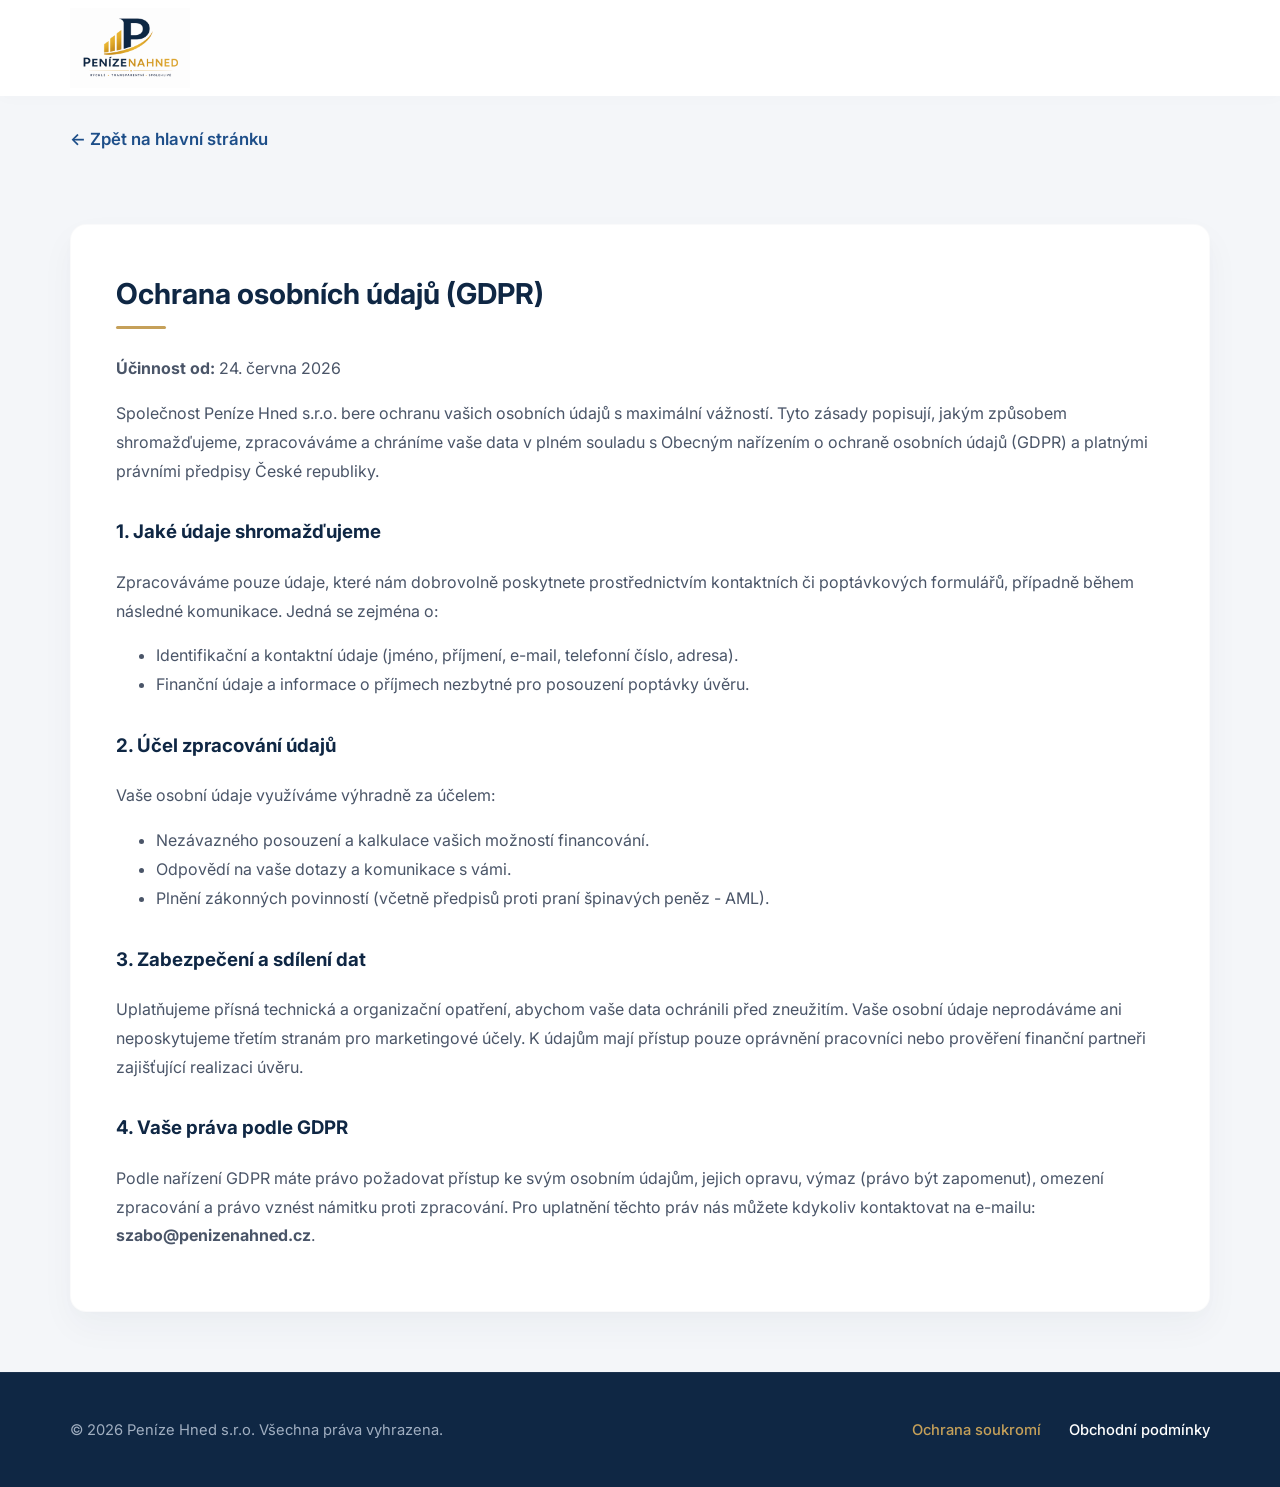
<file: privacy.html>
<!DOCTYPE html>
<html lang="cs">
<head>
    <meta charset="utf-8">
    <meta name="viewport" content="width=device-width, initial-scale=1">
    <title>Ochrana osobních údajů | Peníze Hned s.r.o.</title>
    <link rel="stylesheet" href="styles.css">
    <link rel="preconnect" href="https://fonts.googleapis.com">
    <link rel="preconnect" href="https://fonts.gstatic.com" crossorigin>
    <link href="https://fonts.googleapis.com/css2?family=Inter:wght@300;400;500;600;700&display=swap" rel="stylesheet">
    <style>
        .legal-content-body { color: #4a5568; line-height: 1.8; }
        .legal-content-body h3 { color: var(--primary); margin-top: 30px; }
        .back-nav { padding: 30px 0 10px 0; }
        .back-nav a { display: inline-flex; align-items: center; gap: 8px; font-weight: 600; font-size: 1.05rem; }
    </style>
</head>
<body>

<!-- Zjednodušené záhlaví -->
<header class="site-header">
    <div class="container header-flex">
        <div class="logo-area">
            <img src="logo.png" alt="Peníze Hned s.r.o. Logo" class="site-logo" style="max-width: 120px;">
        </div>
    </div>
</header>

<main class="main-canvas" style="padding-top: 0;">
    <!-- Zpět na úvod -->
    <div class="container back-nav">
        <a href="index.html" class="high-intent-link">&larr; Zpět na hlavní stránku</a>
    </div>

    <!-- Ochrana osobních údajů -->
    <section class="container elevated-card">
        <header class="card-header">
            <h1 class="section-title">Ochrana osobních údajů (GDPR)</h1>
        </header>
        <article class="legal-content-body">
            <p><strong>Účinnost od:</strong> 24. června 2026</p>
            <p>Společnost Peníze Hned s.r.o. bere ochranu vašich osobních údajů s maximální vážností. Tyto zásady popisují, jakým způsobem shromažďujeme, zpracováváme a chráníme vaše data v plném souladu s Obecným nařízením o ochraně osobních údajů (GDPR) a platnými právními předpisy České republiky.</p>

            <h3>1. Jaké údaje shromažďujeme</h3>
            <p>Zpracováváme pouze údaje, které nám dobrovolně poskytnete prostřednictvím kontaktních či poptávkových formulářů, případně během následné komunikace. Jedná se zejména o:
                <ul>
                    <li>Identifikační a kontaktní údaje (jméno, příjmení, e-mail, telefonní číslo, adresa).</li>
                    <li>Finanční údaje a informace o příjmech nezbytné pro posouzení poptávky úvěru.</li>
                </ul>
            </p>

            <h3>2. Účel zpracování údajů</h3>
            <p>Vaše osobní údaje využíváme výhradně za účelem:
                <ul>
                    <li>Nezávazného posouzení a kalkulace vašich možností financování.</li>
                    <li>Odpovědí na vaše dotazy a komunikace s vámi.</li>
                    <li>Plnění zákonných povinností (včetně předpisů proti praní špinavých peněz - AML).</li>
                </ul>
            </p>

            <h3>3. Zabezpečení a sdílení dat</h3>
            <p>Uplatňujeme přísná technická a organizační opatření, abychom vaše data ochránili před zneužitím. Vaše osobní údaje neprodáváme ani neposkytujeme třetím stranám pro marketingové účely. K údajům mají přístup pouze oprávnění pracovníci nebo prověření finanční partneři zajišťující realizaci úvěru.</p>

            <h3>4. Vaše práva podle GDPR</h3>
            <p>Podle nařízení GDPR máte právo požadovat přístup ke svým osobním údajům, jejich opravu, výmaz (právo být zapomenut), omezení zpracování a právo vznést námitku proti zpracování. Pro uplatnění těchto práv nás můžete kdykoliv kontaktovat na e-mailu: <strong>szabo@penizenahned.cz</strong>.</p>
        </article>
    </section>
</main>

<!-- Patička -->
<footer class="corporate-footer">
    <div class="container footer-flex-content">
        <p class="copyright-text">&copy; 2026 Peníze Hned s.r.o. Všechna práva vyhrazena.</p>
        <div class="footer-legal-links">
            <a href="privacy.html" class="legal-link" style="color: var(--accent);">Ochrana soukromí</a>
            <a href="terms.html" class="legal-link">Obchodní podmínky</a>
        </div>
    </div>
</footer>

</body>
</html>
</file>
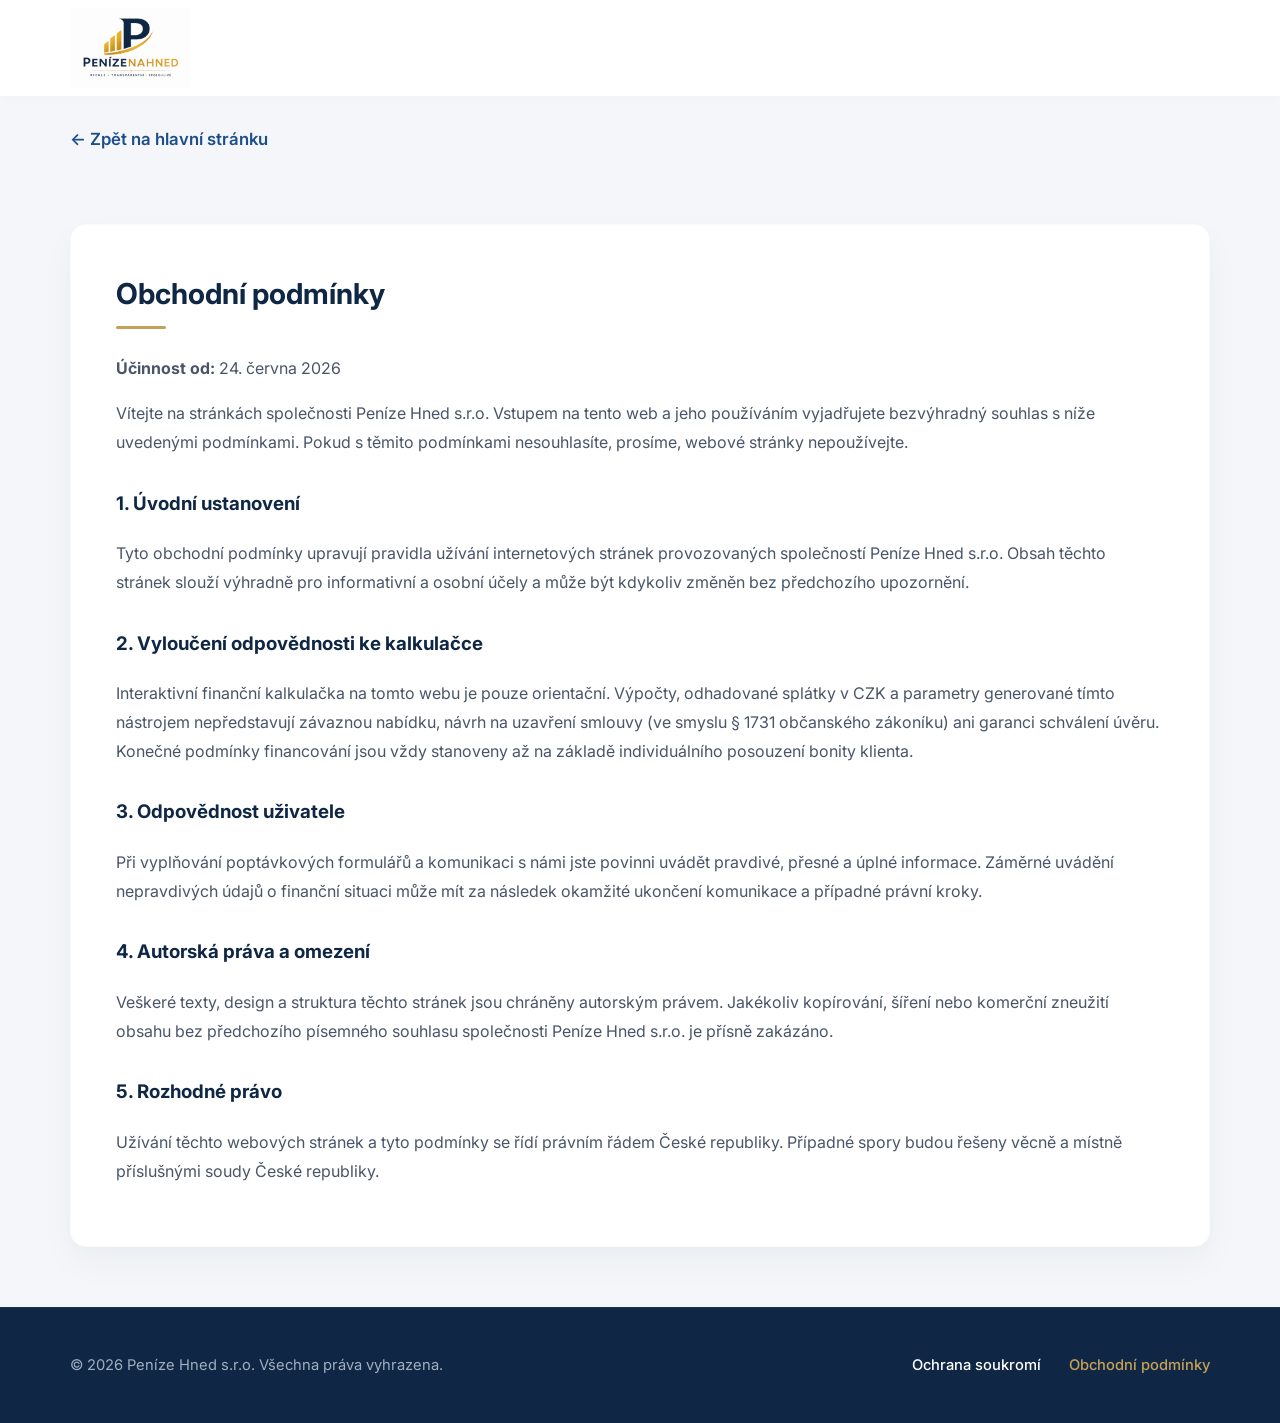
<file: terms.html>
<!DOCTYPE html>
<html lang="cs">
<head>
    <meta charset="utf-8">
    <meta name="viewport" content="width=device-width, initial-scale=1">
    <title>Obchodní podmínky | Peníze Hned s.r.o.</title>
    <link rel="stylesheet" href="styles.css">
    <link rel="preconnect" href="https://fonts.googleapis.com">
    <link rel="preconnect" href="https://fonts.gstatic.com" crossorigin>
    <link href="https://fonts.googleapis.com/css2?family=Inter:wght@300;400;500;600;700&display=swap" rel="stylesheet">
    <style>
        .legal-content-body { color: #4a5568; line-height: 1.8; }
        .legal-content-body h3 { color: var(--primary); margin-top: 30px; }
        .back-nav { padding: 30px 0 10px 0; }
        .back-nav a { display: inline-flex; align-items: center; gap: 8px; font-weight: 600; font-size: 1.05rem; }
    </style>
</head>
<body>

<!-- Zjednodušené záhlaví -->
<header class="site-header">
    <div class="container header-flex">
        <div class="logo-area">
            <img src="logo.png" alt="Peníze Hned s.r.o. Logo" class="site-logo" style="max-width: 120px;">
        </div>
    </div>
</header>

<main class="main-canvas" style="padding-top: 0;">
    <!-- Zpět na úvod -->
    <div class="container back-nav">
        <a href="index.html" class="high-intent-link">&larr; Zpět na hlavní stránku</a>
    </div>

    <!-- Obchodní podmínky -->
    <section class="container elevated-card">
        <header class="card-header">
            <h1 class="section-title">Obchodní podmínky</h1>
        </header>
        <article class="legal-content-body">
            <p><strong>Účinnost od:</strong> 24. června 2026</p>
            <p>Vítejte na stránkách společnosti Peníze Hned s.r.o. Vstupem na tento web a jeho používáním vyjadřujete bezvýhradný souhlas s níže uvedenými podmínkami. Pokud s těmito podmínkami nesouhlasíte, prosíme, webové stránky nepoužívejte.</p>

            <h3>1. Úvodní ustanovení</h3>
            <p>Tyto obchodní podmínky upravují pravidla užívání internetových stránek provozovaných společností Peníze Hned s.r.o. Obsah těchto stránek slouží výhradně pro informativní a osobní účely a může být kdykoliv změněn bez předchozího upozornění.</p>

            <h3>2. Vyloučení odpovědnosti ke kalkulačce</h3>
            <p>Interaktivní finanční kalkulačka na tomto webu je pouze orientační. Výpočty, odhadované splátky v CZK a parametry generované tímto nástrojem nepředstavují závaznou nabídku, návrh na uzavření smlouvy (ve smyslu § 1731 občanského zákoníku) ani garanci schválení úvěru. Konečné podmínky financování jsou vždy stanoveny až na základě individuálního posouzení bonity klienta.</p>

            <h3>3. Odpovědnost uživatele</h3>
            <p>Při vyplňování poptávkových formulářů a komunikaci s námi jste povinni uvádět pravdivé, přesné a úplné informace. Záměrné uvádění nepravdivých údajů o finanční situaci může mít za následek okamžité ukončení komunikace a případné právní kroky.</p>

            <h3>4. Autorská práva a omezení</h3>
            <p>Veškeré texty, design a struktura těchto stránek jsou chráněny autorským právem. Jakékoliv kopírování, šíření nebo komerční zneužití obsahu bez předchozího písemného souhlasu společnosti Peníze Hned s.r.o. je přísně zakázáno.</p>
            
            <h3>5. Rozhodné právo</h3>
            <p>Užívání těchto webových stránek a tyto podmínky se řídí právním řádem České republiky. Případné spory budou řešeny věcně a místně příslušnými soudy České republiky.</p>
        </article>
    </section>
</main>

<!-- Patička -->
<footer class="corporate-footer">
    <div class="container footer-flex-content">
        <p class="copyright-text">&copy; 2026 Peníze Hned s.r.o. Všechna práva vyhrazena.</p>
        <div class="footer-legal-links">
            <a href="privacy.html" class="legal-link">Ochrana soukromí</a>
            <a href="terms.html" class="legal-link" style="color: var(--accent);">Obchodní podmínky</a>
        </div>
    </div>
</footer>

</body>
</html>
</file>
<file: styles.css>
/* Color Palette and Variables from logo.png */
:root {
  --primary: #0F2744;       /* Stability Navy Blue */
  --primary-light: #1d4e89; /* Core Lighter Corporate Blue */
  --accent: #c5a059;        /* High-Intent Champagne Gold */
  --accent-dark: #b08d4b;   /* Active State Dark Gold */
  --bg-light: #f4f6f9;      /* Warm Grey Dimensional Canvas */
  --text-dark: #2d3748;     /* Professional Soft Charcoal */
  --text-muted: #718096;    /* Secondary Muted Text */
  --radius-premium: 16px;
  --shadow-diffused: 0 15px 35px rgba(15, 39, 68, 0.04), 0 5px 15px rgba(0, 0, 0, 0.01);
  --shadow-lifted: 0 25px 50px rgba(15, 39, 68, 0.08), 0 10px 20px rgba(0, 0, 0, 0.02);
}

* {
  box-sizing: border-box;
  scroll-behavior: smooth;
}

body {
  font-family: 'Inter', sans-serif;
  margin: 0;
  background: var(--bg-light);
  color: var(--text-dark);
  line-height: 1.65;
  -webkit-font-smoothing: antialiased;
}

.container {
  width: 92%;
  max-width: 1140px;
  margin: auto;
}

/* Premium Sticky Header Layout - Optimized for lower structural height */
.site-header {
  background: #ffffff;
  padding: 8px 0; /* Slimmed down from 15px to lower floating header size */
  box-shadow: 0 2px 15px rgba(0, 0, 0, 0.02);
  position: sticky;
  top: 0;
  z-index: 100;
}

.header-flex {
  display: flex;
  justify-content: space-between;
  align-items: center;
}

.site-logo {
  display: block;
  max-width: 145px; /* Scaled down logo footprint to cleanly pull up header space */
  height: auto;
  object-fit: contain;
}

/* Language Selection System */
.langs .lang-btn {
  background: transparent;
  border: 1px solid #e2e8f0;
  padding: 5px 12px;
  margin-left: 6px;
  cursor: pointer;
  border-radius: 6px;
  font-weight: 600;
  font-size: 12px;
  transition: all 0.25s ease;
  color: var(--text-dark);
}

.langs .lang-btn.active, .langs .lang-btn:hover {
  background: var(--primary);
  color: #ffffff;
  border-color: var(--primary);
}

/* Dynamic High-Contrast Hero Section using bg_header_2.png */
.hero-gradient-wrapper {
  position: relative;
  padding: 120px 20px;
  text-align: center;
  background: url('bg_header_2.png') no-repeat center center;
  background-size: cover;
  color: #ffffff;
  overflow: hidden;
  display: flex;
  justify-content: center;
  align-items: center;
}

/* Glass Overlay Curtain for Pristine Readability and Contrast */
.hero-overlay-curtain {
  position: absolute;
  top: 0;
  left: 0;
  width: 100%;
  height: 100%;
  background: linear-gradient(135deg, rgba(15, 39, 68, 0.88) 0%, rgba(29, 78, 137, 0.78) 100%);
  z-index: 1;
}

.hero-content {
  position: relative;
  z-index: 2;
  max-width: 760px;
  margin: auto;
}

.hero-main-title {
  font-size: 2.4rem;
  margin-top: 0;
  margin-bottom: 20px;
  font-weight: 700;
  letter-spacing: -0.5px;
  line-height: 1.25;
}

.hero-sub-text {
  font-size: 1.2rem;
  opacity: 0.92;
  margin-bottom: 35px;
  font-weight: 300;
}

/* Content Canvas Core Dimensionality Layout */
.main-canvas {
  padding: 60px 0;
  display: flex;
  flex-direction: column;
  gap: 60px;
}

/* Elevated White Container Cards */
.elevated-card {
  background: #ffffff;
  padding: 45px;
  border-radius: var(--radius-premium);
  box-shadow: var(--shadow-diffused);
  border: 1px solid rgba(15, 39, 68, 0.02);
  transition: transform 0.4s cubic-bezier(0.16, 1, 0.3, 1), box-shadow 0.4s ease;
  position: relative;
}

.elevated-card:hover {
  transform: translateY(-2px);
  box-shadow: var(--shadow-lifted);
}

/* Calculator Background Layout featuring bg_header_2.png */
.calculator-bg-card {
  background: url('bg_header_2.png') no-repeat center center;
  background-size: cover;
  overflow: hidden;
}

.card-image-overlay {
  position: absolute;
  top: 0;
  left: 0;
  width: 100%;
  height: 100%;
  background: linear-gradient(135deg, rgba(10, 27, 48, 0.94) 0%, rgba(20, 54, 94, 0.88) 100%);
  z-index: 1;
}

.calculator-inner-content {
  position: relative;
  z-index: 2;
}

.section-title {
  color: var(--primary);
  font-size: 1.8rem;
  margin-top: 0;
  margin-bottom: 25px;
  position: relative;
  padding-bottom: 12px;
  font-weight: 700;
}

.section-title::after {
  content: '';
  position: absolute;
  left: 0;
  bottom: 0;
  width: 50px;
  height: 3px;
  background: var(--accent);
  border-radius: 2px;
}

/* Specific contrast tweaks for dark image backgrounds */
.section-title.text-light { color: #ffffff; }
.text-light { color: #ffffff !important; }
.text-light-muted { color: #cbd5e1 !important; }
.text-gold { color: var(--accent) !important; }
.text-white { color: #ffffff !important; }

.title-centered { text-align: center; }
.title-centered.section-title::after { left: 50%; transform: translateX(-50%); }
.text-center { text-align: center; }

/* Interactive Responsive Calculator */
.calculator-grid {
  display: grid;
  grid-template-columns: 1.11fr 0.89fr;
  gap: 45px;
  align-items: center;
}

.range-group {
  margin-bottom: 25px;
}

.input-label {
  display: block;
  font-weight: 600;
  margin-bottom: 12px;
  color: var(--primary);
}

/* Custom Styled High-Intent Sliders */
.gold-range-slider {
  width: 100%;
  accent-color: var(--accent);
  height: 6px;
  background: rgba(255, 255, 255, 0.2);
  border-radius: 3px;
  cursor: pointer;
}

.range-value-display {
  text-align: right;
  font-weight: 700;
  color: var(--primary);
  margin-top: 6px;
  font-size: 0.95rem;
}

/* Calculator Visual Output Block */
.calc-result-display-panel {
  background: #f8fafc;
  padding: 35px 30px;
  border-radius: 12px;
  text-align: center;
  border-top: 4px solid var(--accent);
  box-shadow: inset 0 2px 4px rgba(0,0,0,0.01);
}

.calc-result-display-panel.premium-dark-panel {
  background: rgba(255, 255, 255, 0.06);
  border-top: 4px solid var(--accent);
  backdrop-filter: blur(10px);
  -webkit-backdrop-filter: blur(10px);
  border-left: 1px solid rgba(255, 255, 255, 0.05);
  border-right: 1px solid rgba(255, 255, 255, 0.05);
  border-bottom: 1px solid rgba(255, 255, 255, 0.05);
}

.result-panel-heading {
  margin-top: 0;
  color: var(--text-muted);
  font-size: 0.95rem;
  text-transform: uppercase;
  letter-spacing: 0.8px;
}

.numeric-output-large {
  font-size: 2.4rem;
  font-weight: 700;
  color: var(--primary);
  margin: 15px 0;
}

.calc-disclaimer-text {
  font-size: 0.8rem;
  color: var(--text-muted);
  margin: 0;
}

/* Corporate Bio Configuration */
.about-us-content-body {
  font-size: 1.1rem;
  color: #4a5568;
  line-height: 1.75;
}

/* Trustline Aesthetic Testimonials Responsive Grid Matrix */
.testimonials-responsive-grid {
  display: grid;
  grid-template-columns: repeat(auto-fill, minmax(320px, 1fr));
  gap: 30px;
  margin-top: 40px;
}

.premium-trust-card {
  background: #ffffff;
  padding: 35px 30px;
  border-radius: var(--radius-premium);
  position: relative;
  border-top: 4px solid var(--accent);
  box-shadow: var(--shadow-diffused);
  display: flex;
  flex-direction: column;
  justify-content: space-between;
  transition: transform 0.4s cubic-bezier(0.16, 1, 0.3, 1), box-shadow 0.4s ease;
}

.premium-trust-card:hover {
  transform: translateY(-6px);
  box-shadow: var(--shadow-lifted);
}

.card-trust-header {
  display: flex;
  justify-content: space-between;
  align-items: center;
  margin-bottom: 20px;
}

.stars {
  color: var(--accent);
  font-size: 1.1rem;
  letter-spacing: 2px;
}

.verified-badge {
  font-size: 0.75rem;
  font-weight: 600;
  color: #2f855a;
  background: #f0fff4;
  padding: 4px 10px;
  border-radius: 20px;
  letter-spacing: 0.5px;
}

.premium-trust-card .client-quote-text {
  font-size: 0.98rem;
  color: #4a5568;
  line-height: 1.7;
  font-style: normal;
  margin: 0 0 25px 0;
}

.client-meta {
  border-top: 1px solid #edf2f7;
  padding-top: 15px;
}

.client-meta .client-name {
  margin: 0;
  font-size: 1.05rem;
  color: var(--primary);
  font-weight: 700;
}

.client-meta .client-location {
  font-size: 0.85rem;
  color: var(--text-muted);
  display: block;
  margin-top: 2px;
  font-weight: 500;
}

/* Standalone Clean Corporate Contact Elements */
.contact-standalone-wrapper {
  max-width: 760px;
  margin: 0 auto;
  width: 100%;
}

.contact-intro-lead {
  font-size: 1.1rem;
  color: #4a5568;
  margin-bottom: 30px;
}

.structured-address-block {
  display: flex;
  flex-direction: column;
  gap: 16px;
  align-items: center;
  margin-top: 20px;
  font-style: normal;
}

.address-grid-item {
  font-size: 1.05rem;
  color: var(--text-dark);
}

.high-intent-link {
  color: var(--primary-light);
  text-decoration: none;
  font-weight: 600;
  transition: color 0.2s;
}

.high-intent-link:hover {
  color: var(--accent);
}

/* Action Buttons Positioning */
.btn-premium {
  display: inline-block;
  background: var(--accent);
  color: #ffffff;
  padding: 15px 35px;
  border-radius: 8px;
  text-decoration: none;
  font-weight: 600;
  border: none;
  cursor: pointer;
  transition: all 0.3s cubic-bezier(0.16, 1, 0.3, 1);
  box-shadow: 0 4px 15px rgba(197, 160, 89, 0.35);
}

.btn-premium:hover {
  background: var(--accent-dark);
  transform: translateY(-1px);
  box-shadow: 0 6px 20px rgba(197, 160, 89, 0.45);
}

/* Corporate Navy Footer System */
.corporate-footer {
  padding: 45px 0;
  background: var(--primary);
  color: #a0aec0;
  font-size: 0.92rem;
  border-top: 1px solid rgba(255,255,255,0.05);
}

.footer-flex-content {
  display: flex;
  justify-content: space-between;
  align-items: center;
  flex-wrap: wrap;
  gap: 20px;
}

.copyright-text { margin: 0; }

.footer-legal-links .legal-link {
  color: #ffffff;
  text-decoration: none;
  margin-left: 24px;
  transition: color 0.2s;
  font-weight: 500;
}

.footer-legal-links .legal-link:hover {
  color: var(--accent);
}

/* Cross-Device Adaptive Viewport Breakpoints */
@media (max-width: 900px) {
  .calculator-grid {
    grid-template-columns: 1fr;
    gap: 35px;
  }
}

@media (max-width: 768px) {
  .hero-main-title {
    font-size: 1.95rem;
  }
  .hero-sub-text {
    font-size: 1.1rem;
  }
  .elevated-card {
    padding: 30px 20px;
  }
  .footer-flex-content {
    flex-direction: column;
    text-align: center;
  }
  .footer-legal-links .legal-link {
    margin: 0 10px;
    display: inline-block;
  }
}
</file>
